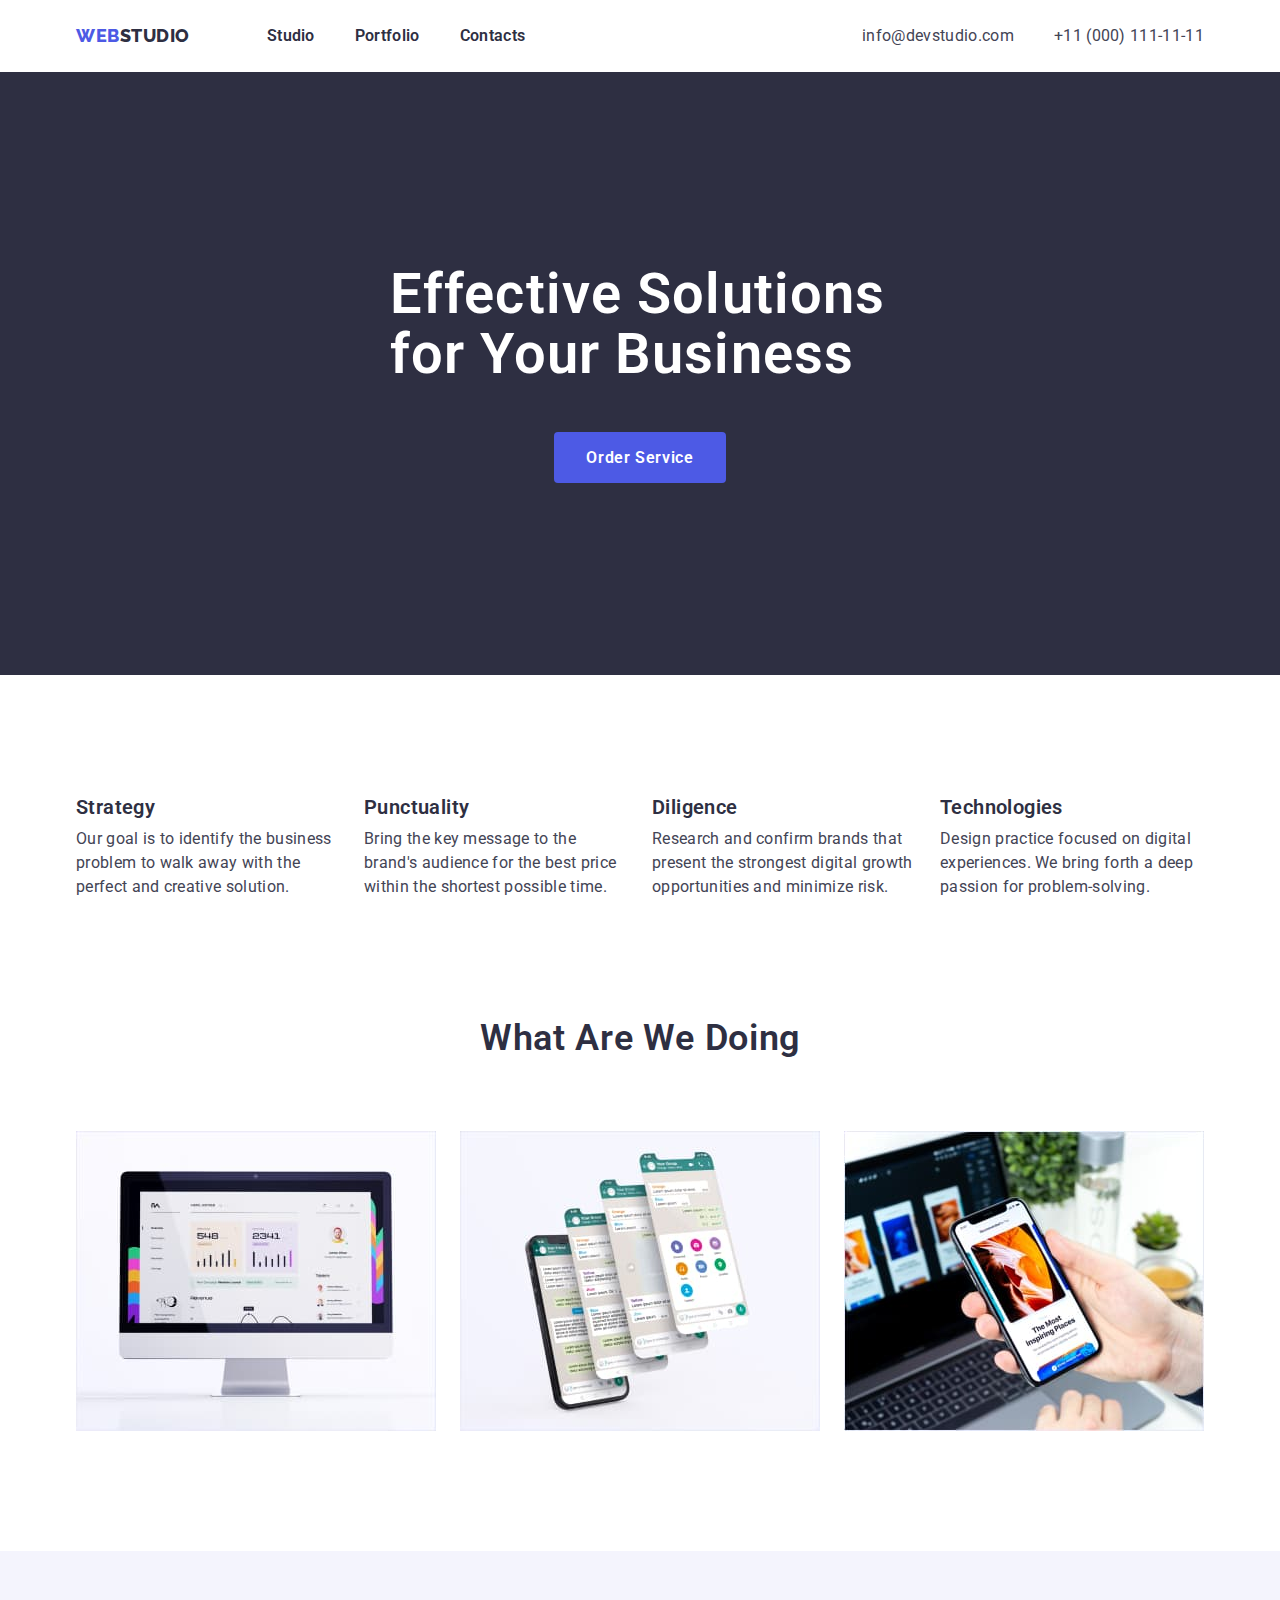
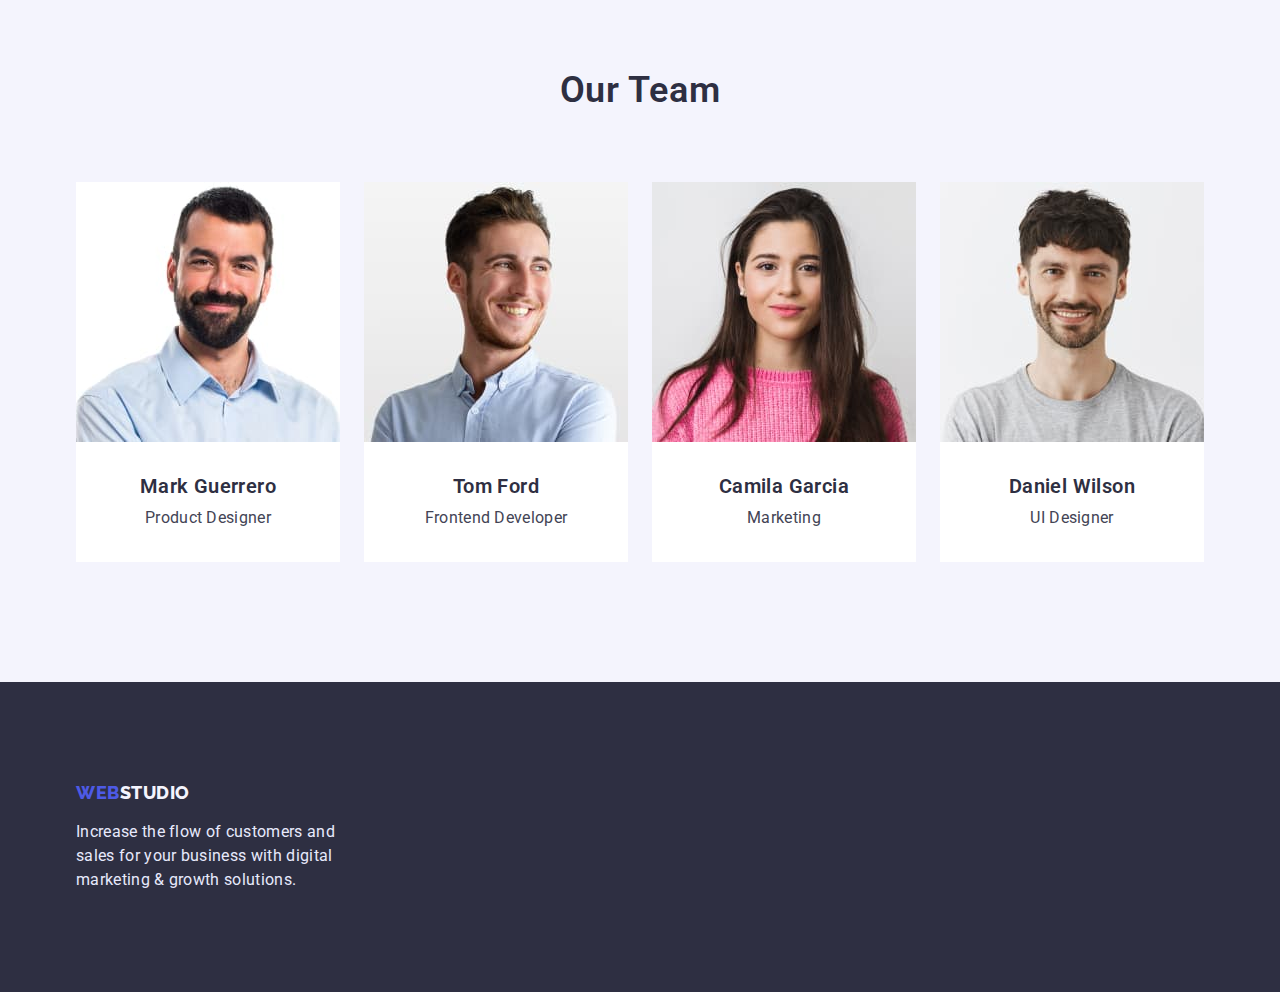
<file: index.html>
<!DOCTYPE html>
<html lang="en">
<head>
    <meta charset="UTF-8">
    <meta http-equiv="X-UA-Compatible" content="IE=edge">
    <meta name="viewport" content="width=device-width, initial-scale=1.0">
    <title>[1.1] HTML Lesson_Module 1</title>
    <link rel="preconnect" href="https://fonts.googleapis.com">
    <link rel="preconnect" href="https://fonts.gstatic.com" crossorigin>
    <link href="https://fonts.googleapis.com/css2?family=Raleway:wght@700&family=Roboto:wght@400;500;700;900&display=swap" rel="stylesheet">
    <link rel="stylesheet" href="https://cdn.jsdelivr.net/npm/modern-normalize@1.1.0/modern-normalize.min.css">
    <link rel="stylesheet" href="./css/styles.css">
</head>
<body class="content">
    <!--cap-->
    <header class="page-header">
        <div class="container page-nav-container">
            <nav class="page-nav">
                <a class="logo link" href=""><span class="logo-first">Web</span>Studio</a>
                <ul class="menu list">
                    <li class="menu-item">
                        <a class="menu-link link" href="./index.html">Studio</a>
                    </li>
                    <li class="menu-item">
                        <a class="menu-link link" href="./portfolio.html">Portfolio</a>
                    </li>
                    <li class="menu-item">
                        <a class="menu-link link" href="">Contacts</a>
                    </li>
                </ul>
            </nav>
            <ul class="list-media list">
                <li class="mail-link"><a class="mail link" href="mailto:info@devstudio.com">info@devstudio.com</a></li>
                <li><a class="phone-number link" href="tel:+110001111111">+11 (000) 111-11-11</a></li>
            </ul>
        </div>
    </header>

    <main class="main-content">
        <!--hero-->
        <section class="hero">
            <h1 class="caption">Effective Solutions for Your Business</h1>
            <button class="btn" type="button">Order Service</button>
        </section>

        <!--description-->
        <section class="description">
            <div class="container">
                <h2 hidden>Description</h2>
                <ul class="title-list list">
                    <li class="list-item">
                        <h3 class="title-item">Strategy</h3>
                        <p class="text-item theme-light">Our goal is to identify the business problem to walk away with the perfect and creative solution.</p>
                    </li>
                    <li class="list-item">
                        <h3 class="title-item">Punctuality</h3>
                        <p class="text-item theme-light">Bring the key message to the brand's audience for the best price within the shortest possible time.</p>
                    </li>
                    <li class="list-item">
                        <h3 class="title-item">Diligence</h3>
                        <p class="text-item theme-light">Research and confirm brands that present the strongest digital growth opportunities and minimize risk.</p>
                    </li>
                    <li class="list-item">
                        <h3 class="title-item">Technologies</h3>
                        <p class="text-item theme-light">Design practice focused on digital experiences. We bring forth a deep passion for problem-solving.</p>
                    </li>
                </ul>
            </div>
        </section>

        <!--What are we doing-->
        <section class="description-one">
            <div class="container">
                <h2 class="subtitle">What are we doing</h2>
                <ul class="img-list list">
                    <li class="img-item">
                        <img src="./images/img.jpg" alt="monitor" width="360" height="300" >
                    </li>
                    <li class="img-item">
                        <img src="./images/img1.jpg" alt="phone" width="360" height="300" >
                    </li>
                    <li class="img-item">
                        <img src="./images/img2.jpg" alt="laptop" width="360" height="300" >
                    </li>
                </ul>
            </div>
            
        </section>

        <!--Our Team-->
        <section class="team">
            <div class="container">
                <h2 class="subtitle">Our Team</h2>
                <ul class="photo-list list">
                    <li class="photo-item">
                        <img src="./images/photo1.jpg" alt="mark" width="264" height="260" >
                        <div class="photo-item-title">
                            <h3 class="title-item center">Mark Guerrero</h3>
                            <p class="text-item theme-light center">Product Designer</p>
                        </div>
                    </li>
                    <li class="photo-item">
                        <img src="./images/photo2.jpg" alt="tom" width="264" height="260" >
                        <div class="photo-item-title">
                            <h3 class="title-item center">Tom Ford</h3>
                            <p class="text-item theme-light center">Frontend Developer</p>
                        </div>
                    </li>
                    <li class="photo-item">
                        <img src="./images/photo3.jpg" alt="camila" width="264" height="260" >
                        <div class="photo-item-title">
                            <h3 class="title-item center">Camila Garcia</h3>
                            <p class="text-item theme-light center">Marketing</p>
                        </div>
                    </li>
                    <li class="photo-item">
                        <img src="./images/photo4.jpg" alt="daniel" width="264" height="260" >
                        <div class="photo-item-title">
                            <h3 class="title-item center">Daniel Wilson</h3>
                            <p class="text-item theme-light center">UI Designer</p>
                        </div>
                    </li>
                </ul>
            </div>
        </section>
    </main>
    <footer class="footer">
        <div class="container">
            <a class="logo link logo-dark" href=""><span class="logo-first">Web</span>Studio</a>
            <p class="text-item theme-dark footer-text">Increase the flow of customers and sales for your business with digital marketing & growth solutions.</p>
        </div>
    </footer>

</body>
</html>
</file>
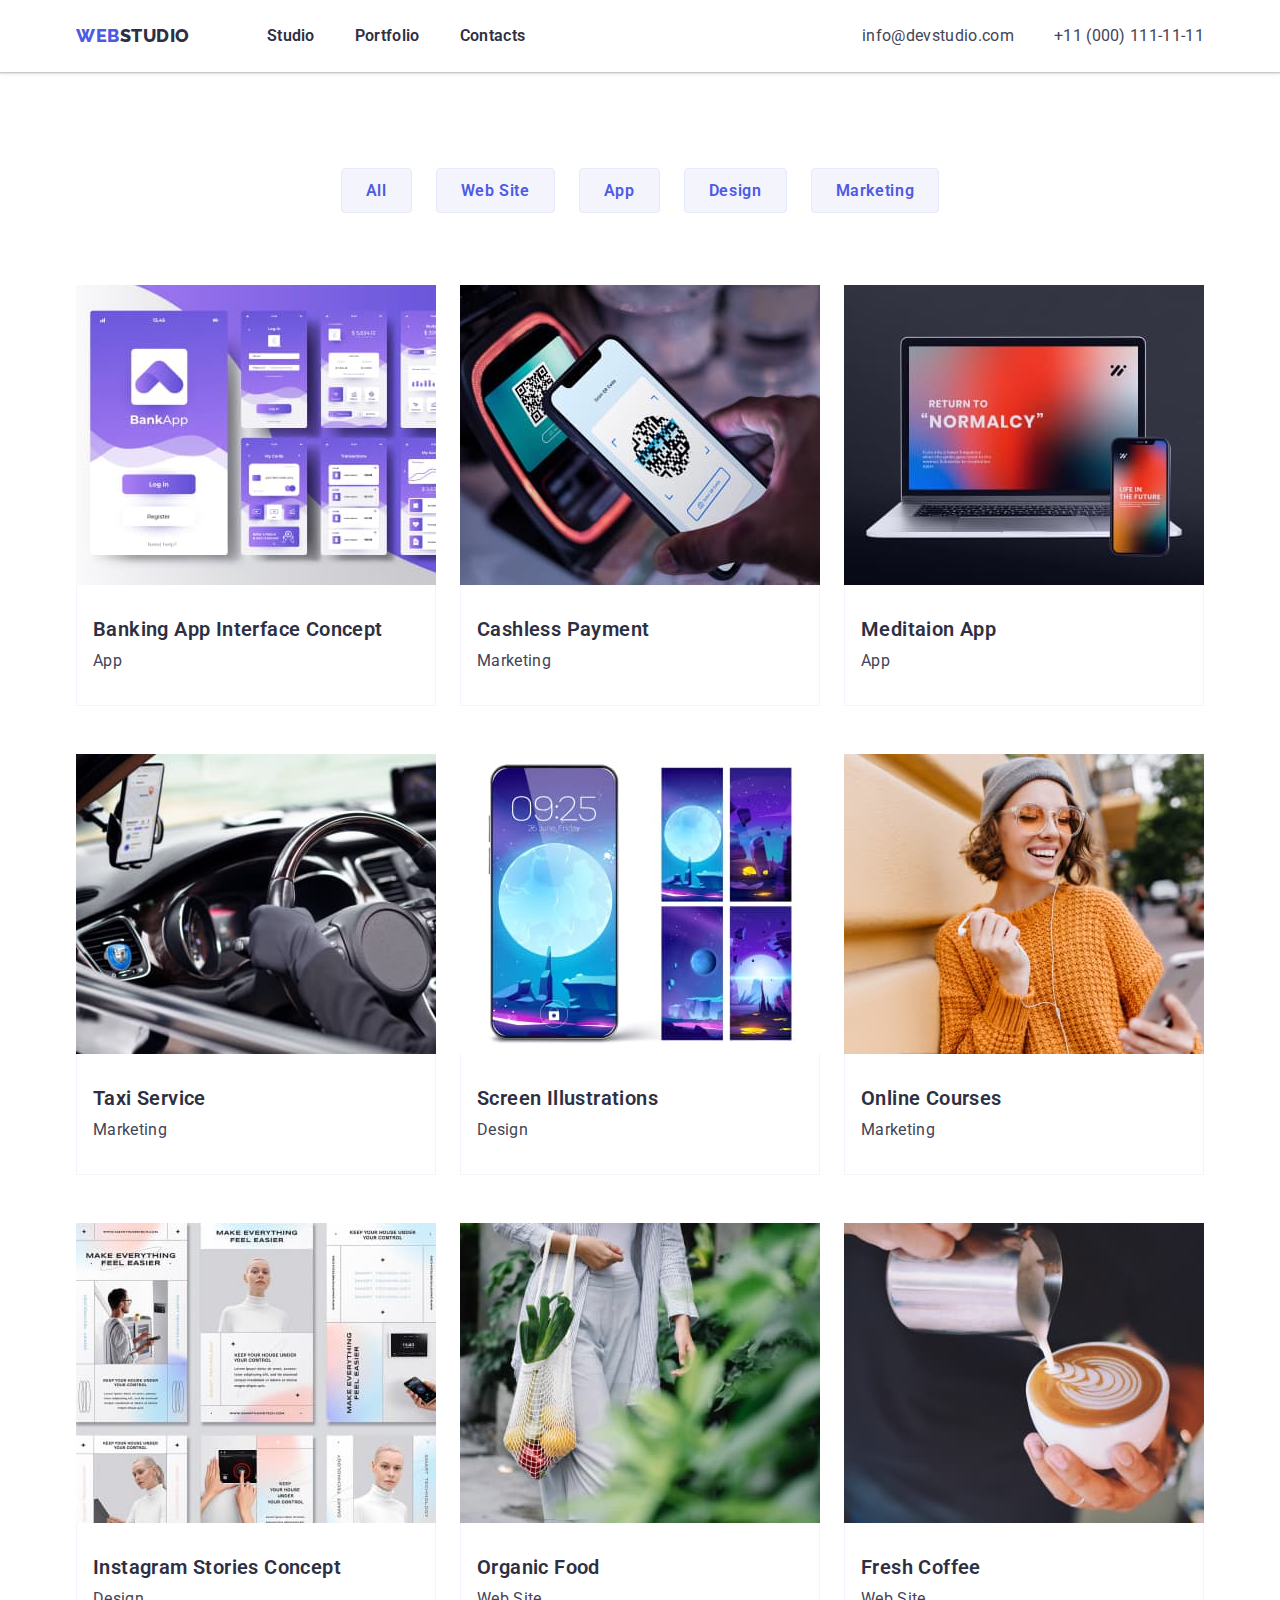
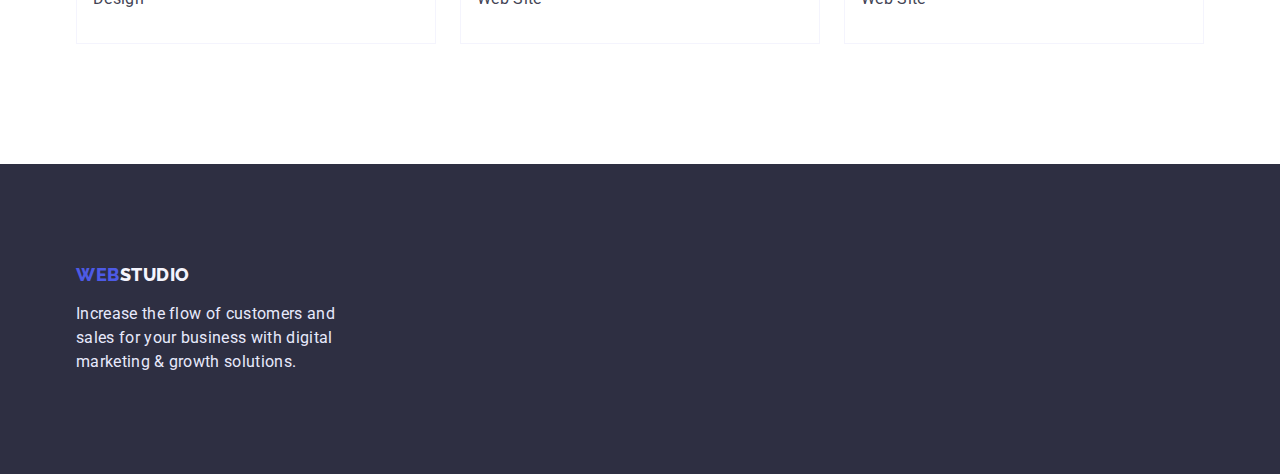
<file: portfolio.html>
<!DOCTYPE html>
<html lang="en">
<head>
    <meta charset="UTF-8">
    <meta http-equiv="X-UA-Compatible" content="IE=edge">
    <meta name="viewport" content="width=device-width, initial-scale=1.0">
    <title>[1.1] HTML Lesson_Module 1</title>
    <link rel="preconnect" href="https://fonts.googleapis.com">
    <link rel="preconnect" href="https://fonts.gstatic.com" crossorigin>
    <link href="https://fonts.googleapis.com/css2?family=Raleway:wght@700&family=Roboto:wght@400;500;700;900&display=swap" rel="stylesheet">
    <link rel="stylesheet" href="https://cdn.jsdelivr.net/npm/modern-normalize@1.1.0/modern-normalize.min.css">
    <link rel="stylesheet" href="./css/styles.css">
</head>
<body class="content">
    <!--cap-->
    <header class="page-header">
        <div class="container page-nav-container">
            <nav class="page-nav">
                <a class="logo link" href=""><span class="logo-first">Web</span>Studio</a>
                <ul class="menu list">
                    <li class="menu-item">
                        <a class="menu-link link" href="./index.html">Studio</a>
                    </li>
                    <li class="menu-item">
                        <a class="menu-link link" href="./portfolio.html">Portfolio</a>
                    </li>
                    <li class="menu-item">
                        <a class="menu-link link" href="">Contacts</a>
                    </li>
                </ul>
            </nav>
            <ul class="list-media list">
                <li class="mail-link"><a class="mail link" href="mailto:info@devstudio.com">info@devstudio.com</a></li>
                <li><a class="phone-number link" href="tel:+110001111111">+11 (000) 111-11-11</a></li>
            </ul>
        </div>
    </header>
    <main>
        <section class="portfolio">
            <div class="container">
                <h1 hidden>Portfolio</h1>
                <!--Buttons-->
                <ul class="list portfolio-btn">
                    <li class="button-lists">
                        <button class="button-list" type="button">All</button>
                    </li>
                    <li class="button-lists">
                        <button class="button-list" type="button">Web Site</button>
                    </li>
                    <li class="button-lists">
                        <button class="button-list" type="button">App</button>
                    </li>
                    <li class="button-lists">
                        <button class="button-list" type="button">Design</button>
                    </li>
                    <li class="button-lists">
                        <button class="button-list" type="button">Marketing</button>
                    </li>
                </ul>
                <!--Portfolio-->
                <ul class="portfolio-items list">
                    <li class="portfolio-item">
                        <a class="portfolio-link link" href="">
                            <img src="./images/jpg1/Banking.jpg" alt="Banking App Interface Concept" width="360" height="300">
                            <div class="title-text-item">
                                <h2 class="title-item title-item-bottom">Banking App Interface Concept</h3>
                                <p class="text-item theme-light">App</p>
                            </div>
                        </a>
                    </li>
                    <li class="portfolio-item">
                        <a class="portfolio-link link" href="">
                            <img src="./images/jpg1/Cashless.jpg" alt="Cashless Payment" width="360" height="300">
                            <div class="title-text-item">
                                <h2 class="title-item title-item-bottom">Cashless Payment</h3>
                                <p class="text-item theme-light">Marketing</p>
                            </div>
                        </a>
                    </li>
                    <li class="portfolio-item">
                        <a class="portfolio-link link" href="">
                            <img src="./images/jpg1/Meditaion.jpg" alt="Meditaion App" width="360" height="300">
                            <div class="title-text-item">
                                <h2 class="title-item title-item-bottom">Meditaion App</h3>
                                <p class="text-item theme-light">App</p>
                            </div>
                        </a>
                    </li>
                    <li class="portfolio-item">
                        <a class="portfolio-link link" href="">
                            <img src="./images/jpg1/Taxi.jpg" alt="Taxi Service" width="360" height="300">
                            <div class="title-text-item">
                                <h2 class="title-item title-item-bottom">Taxi Service</h3>
                                <p class="text-item theme-light">Marketing</p>
                            </div>
                        </a>
                    </li>
                    <li class="portfolio-item">
                        <a class="portfolio-link link" href="">
                            <img src="./images/jpg1/Illustrations.jpg" alt="Screen Illustrations" width="360" height="300">
                            <div class="title-text-item">
                                <h2 class="title-item title-item-bottom">Screen Illustrations</h3>
                                <p class="text-item theme-light">Design</p>
                            </div>
                        </a>
                    </li>
                    <li class="portfolio-item">
                        <a class="portfolio-link link" href="">
                            <img src="./images/jpg1/Courses.jpg" alt="Online Courses" width="360" height="300">
                            <div class="title-text-item">
                                <h2 class="title-item title-item-bottom">Online Courses</h3>
                                <p class="text-item theme-light">Marketing</p>
                            </div>
                        </a>
                    </li>
                    <li class="portfolio-item">
                        <a class="portfolio-link link" href="">
                            <img src="./images/jpg1/Instagram.jpg" alt="Instagram Stories Concept" width="360" height="300">
                            <div class="title-text-item">
                                <h2 class="title-item title-item-bottom">Instagram Stories Concept</h3>
                                <p class="text-item theme-light">Design</p>
                            </div>
                        </a>
                    </li>
                    <li class="portfolio-item">
                        <a class="portfolio-link link" href="">
                            <img src="./images/jpg1/Food.jpg" alt="Organic Food" width="360" height="300">
                            <div class="title-text-item">
                                <h2 class="title-item title-item-bottom">Organic Food</h3>
                                <p class="text-item theme-light">Web Site</p>
                            </div>
                        </a>
                    </li>
                    <li class="portfolio-item">
                        <a class="portfolio-link link" href="">
                            <img src="./images/jpg1/Coffee.jpg" alt="Fresh Coffee" width="360" height="300">
                            <div class="title-text-item">
                                <h2 class="title-item title-item-bottom">Fresh Coffee</h3>
                                <p class="text-item theme-light">Web Site</p>
                            </div>
                        </a>
                    </li>
                </ul>
            </div>
        </section>
    </main>
    <footer class="footer">
        <div class="container">
            <a class="logo link logo-dark" href=""><span class="logo-first">Web</span>Studio</a>
            <p class="text-item theme-dark footer-text">Increase the flow of customers and sales for your business with digital marketing & growth solutions.</p>
        </div>
    </footer>
</body>
</html>
</file>
<file: css/styles.css>
:root {
    --accent-color: #4D5AE5;
    --accent-color-hover: #404BBF;
    --title-color:  #2E2F42;
    --page-color-text: #434455;
    --logo-dark-thema: #F4F4FD;
    --background-color-light: #FFFFFF;
    --background-color-second: #E5E5E5;
    --dark-theme-text: #E7E9FC;
}

h1,
h2,
h3,
h4,
p {
    margin-top: 0;
    margin-bottom: 0;
}

ul,
ol {
    margin-top: 0;
    margin-bottom: 0;
    padding-left: 0;
}
img {
    display: block;
}

.list {
    list-style: none;
}

.link {
    text-decoration: none;
}



body {
    font-family: 'Roboto',sans-serif;
    background-color: var(--background-color-light);
}


.container {
    width: 1158px;
    margin-left: auto;
    margin-right: auto;
    padding-left: 15px;
    padding-right: 15px;
}

/*cap*/

.page-header {
    padding-top: 24px;
    padding-bottom: 24px;
    box-shadow: 0px 2px 1px
        rgba(46, 47, 66, 0.08),
        0px 1px 1px rgba(46, 47, 66, 0.16),
        0px 1px 6px rgba(46, 47, 66, 0.08);
}

.logo-first {
    color: var(--accent-color);
}

.logo {
    font-family: 'Raleway',sans-serif;
    font-weight: 800;
    font-size: 18px;
    line-height: 1.17;
    align-items: center;
    letter-spacing: 0.03em;
    text-transform: uppercase;
    color: var(--title-color);
}

.logo-dark {
    color:  var(--logo-dark-thema);
}

.menu-link {
    font-weight: 600;
    font-size: 16px;
    line-height: 1.5;
    letter-spacing: 0.02em;
    color: var(--title-color);
}

.menu-link:hover,
.menu-link:focus {
    color: var(--accent-color-hover);
}

.mail-link {
    margin-right: 40px;
}

.mail {
    font-weight: 400;
    font-size: 16px;
    line-height: 1.5;
    letter-spacing: 0.02em;
    color: var(--page-color-text);
}

.phone-number {
    font-weight: 400;
    font-size: 16px;
    line-height: 1.5;
    letter-spacing: 0.02em;
    color: var(--page-color-text);
}

.mail:hover,
.mail:focus {
    color: var(--accent-color-hover);
}

.phone-number:hover,
.phone-number:focus {
    color: var(--accent-color-hover);
}

.page-nav-container {
    display: flex;
    align-items: center;

}

.page-nav {
    display: flex;
    align-items: center;
}
.menu {
    display: flex;
    align-items: center;
    margin-left: 77px;
}

.menu-item:not(:last-child) {
    margin-right: 40px;
}

.list-media {
    display: flex;
    align-items: center;
    margin-left: auto;
}

/*hero*/

.hero {
    background-color: var(--title-color);
    padding-top: 192px;
    padding-bottom: 192px;
}

.caption {
    display: block;
    width: 500px;
    font-weight: 600;
    font-size: 56px;
    line-height: 60px;
    margin: 0 auto;
    letter-spacing: 0.02em;
    color: var(--background-color-light);}

button {
    padding: 16px 32px;
    font-weight: 600;
    font-size: 16px;
    line-height: 1.2;
    display: flex;
    align-items: center;
    letter-spacing: 0.04em;
    color: var(--background-color-light);
    background-color: var(--accent-color);
    border: none;
    border-radius: 4px;
    cursor: pointer;
    font-family: inherit;
}

button:hover,
button:focus {
    color: var(--background-color-light);
    background-color: var(--accent-color-hover);
}

.btn {
    margin-left: auto;
    margin-right: auto;
    margin-top: 48px;
}

/*description*/

.title-list {
    display: flex;
}

.title-item {
    font-weight: 600;
    font-size: 20px;
    line-height: 1.2;
    letter-spacing: 0.02em;
    color: var(--title-color);
    margin-bottom:8px;
}

.center {
    text-align: center
}

.text-item {
    font-weight: 400;
    font-size: 16px;
    line-height: 1.5;
    letter-spacing: 0.02em;
}

.list-item {
    flex-basis: calc((100% - 72px)/4);
}

.list-item:not(:last-child) {
    margin-right: 24px;
}

.theme-dark {
    color: var(--dark-theme-text);
}

.theme-light {
    color: var(--page-color-text);
}

.description {
    padding-top: 120px;
    padding-bottom: 60px;
}

/*What are we doing*/

.subtitle {
    font-weight: 600;
    font-size: 36px;
    line-height: 1.1;
    letter-spacing: 0.02em;
    text-align: center;
    text-transform: capitalize;
    color: var(--title-color);
}

.img-list {
    display: flex;
}

.description-one {
    padding-top: 60px;
    padding-bottom: 120px;
}

.subtitle {
    margin-bottom: 72px;
}

.img-item {
    border-color: 1px solid var(--dark-theme-text);
}

.img-item:not(:last-child) {
    margin-right: 24px;
}

/*Our Team*/

.photo-link {
    width: 264px;
    height: 380px;
    background-color: var(--background-color-light);
}

.photo-link:hover,
.photo-link:focus {
    border-radius: 1px;
    border: var(--accent-color-hover);
}

.team {
    padding-top: 120px;
    padding-bottom: 120px;
    background-color: var(--logo-dark-thema);
}

.photo-item:not(:nth-child(4n)) {
    margin-right: 24px;
}

.photo-item:not(:nth-last-child(-n+4)) {
    margin-bottom: 24px;
}

.photo-item-title {
    padding-top: 32px;
    padding-bottom: 32px;
}

.center {
    margin-left: auto;
    margin-right: auto;
}

.photo-list {
    display: flex;
    flex-wrap: wrap;
}

.photo-item {
    background-color: var(--background-color-light);
}

/*footer*/

.footer {
    background-color: var(--title-color);
    padding-top: 100px;
    padding-bottom: 100px;
}

.footer-text {
    max-width: 264px;
    margin-top: 16px;
}

/*portfolio*/

.portfolio {
    padding-top: 96px;
    padding-bottom: 120px;
}

.portfolio-link:hover,
.portfolio-link:focus {
    color: var(--accent-color-hover);
}

.portfolio-btn {
    display: flex;
    justify-content: center;
}

.button-list {
    padding: 12px 24px;
    color: var(--accent-color);
    background-color: var(--logo-dark-thema);
    border: 1px solid var(--dark-theme-text);
}

.button-lists:not(:last-child) {
    margin-right: 24px;
}

.portfolio-items {
    display: flex;
    margin-top: 72px;
    flex-wrap: wrap;
}

.portfolio-item:not(:nth-child(3n)) {
    margin-right: 24px;
}

.portfolio-item:not(:nth-last-child(-n+3)) {
    margin-bottom: 48px;
}

.title-text-item {
    padding-top: 32px;
    padding-bottom: 32px;
    padding-left: 16px;
    border-right: 1px solid var(--logo-dark-thema);
    border-bottom: 1px solid var(--logo-dark-thema);
    border-left: 1px solid var(--logo-dark-thema);
}
</file>
